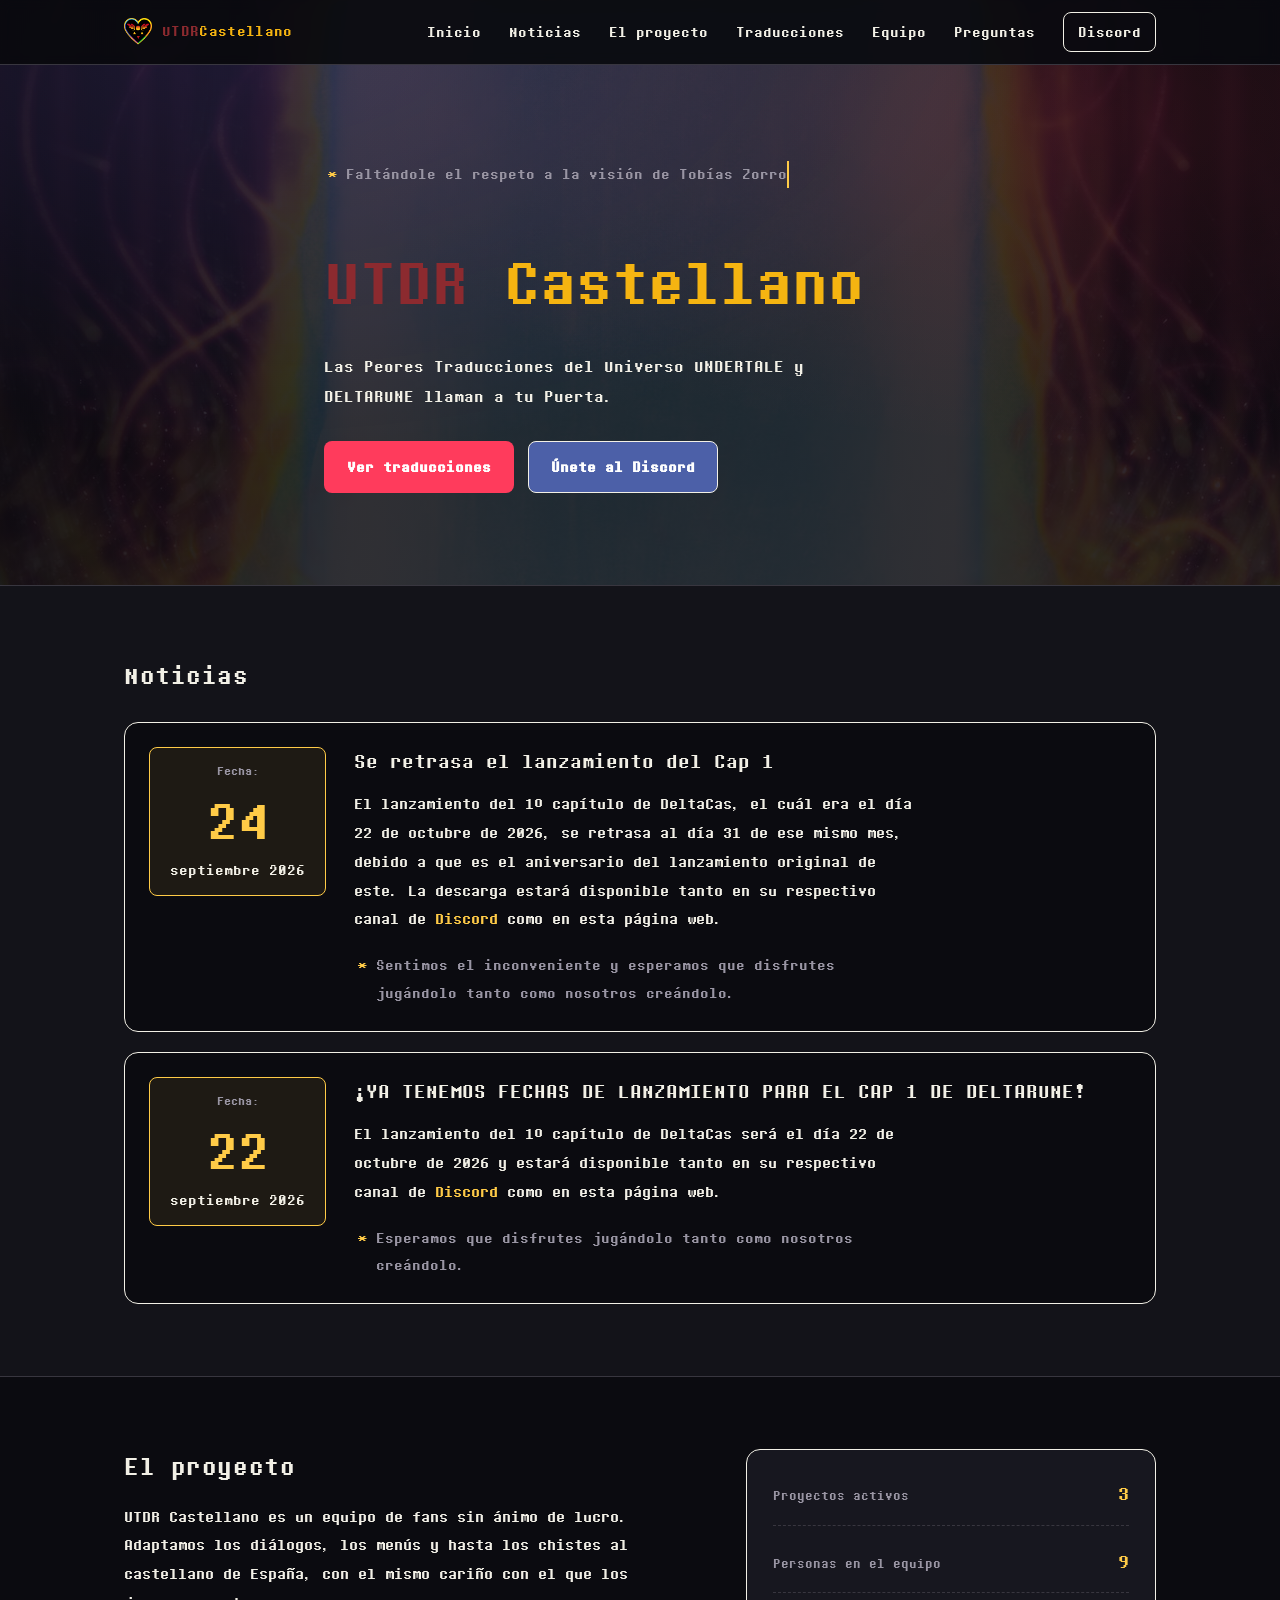
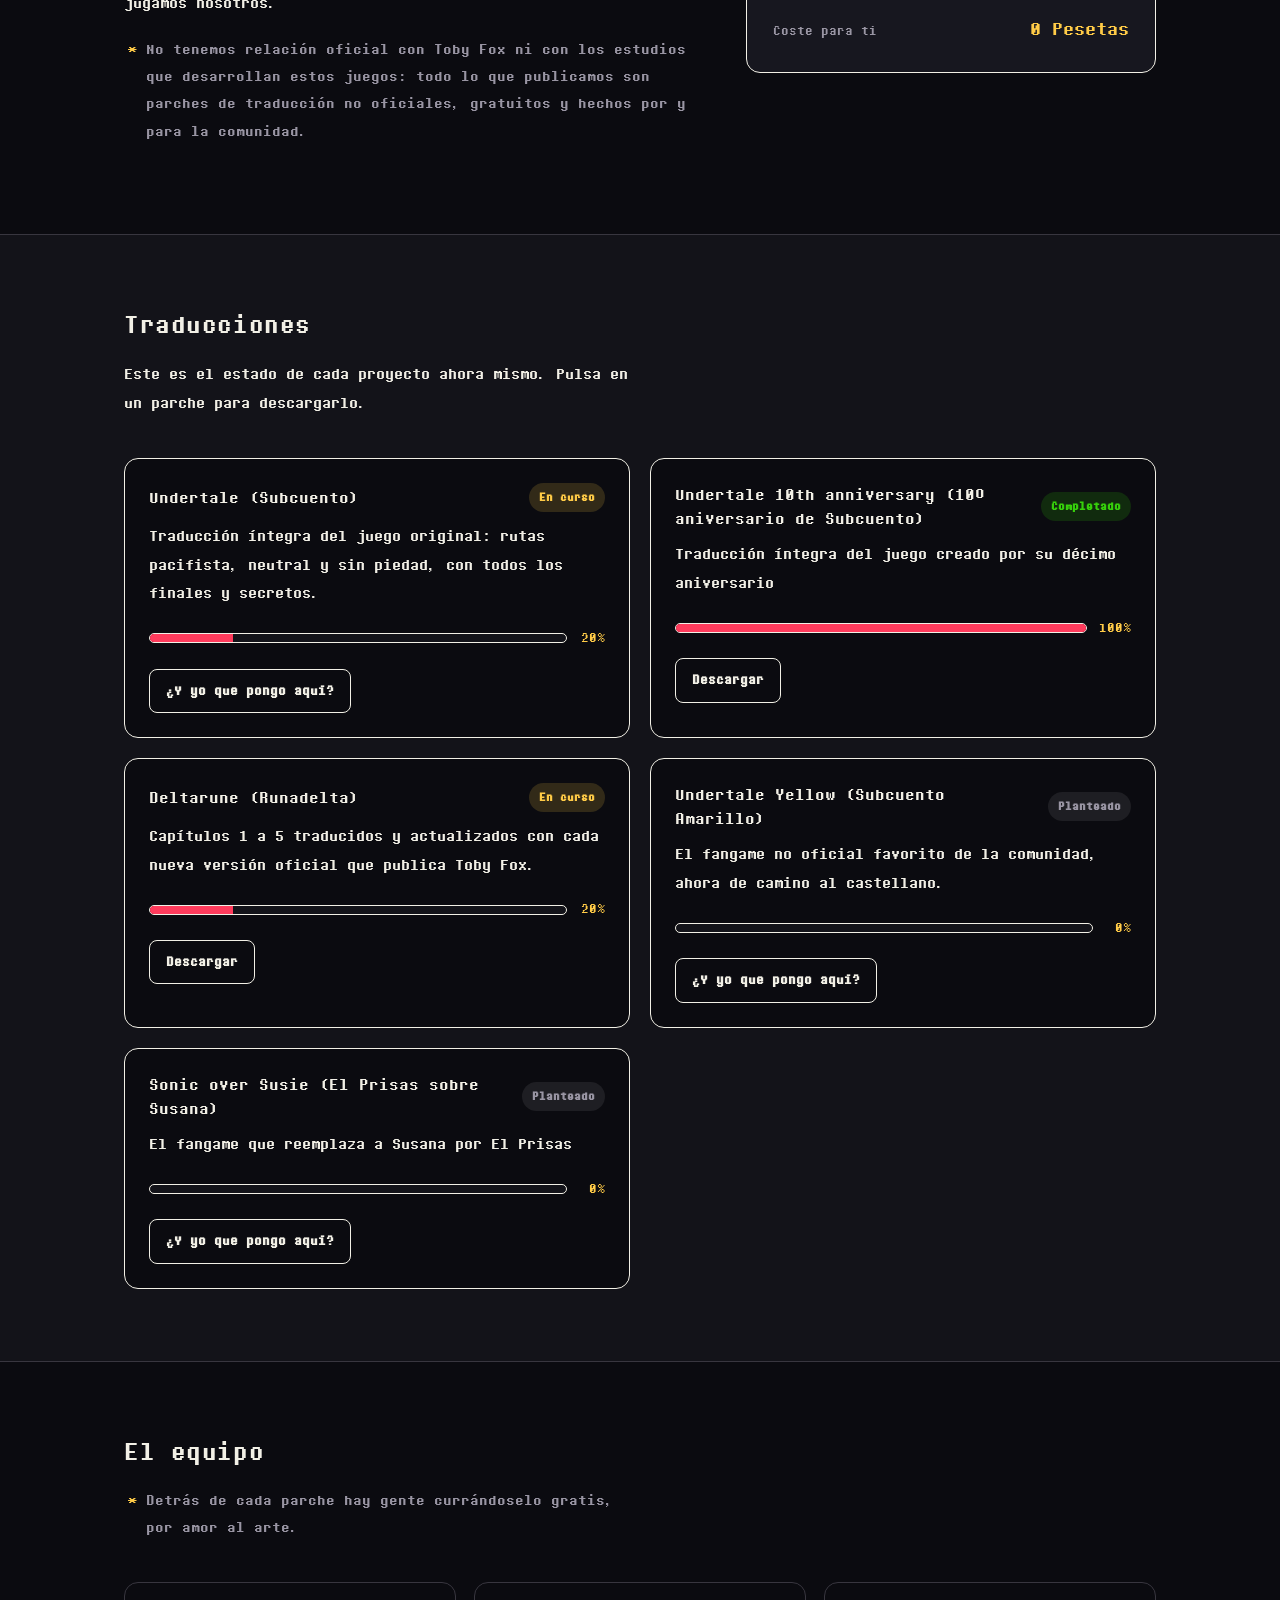
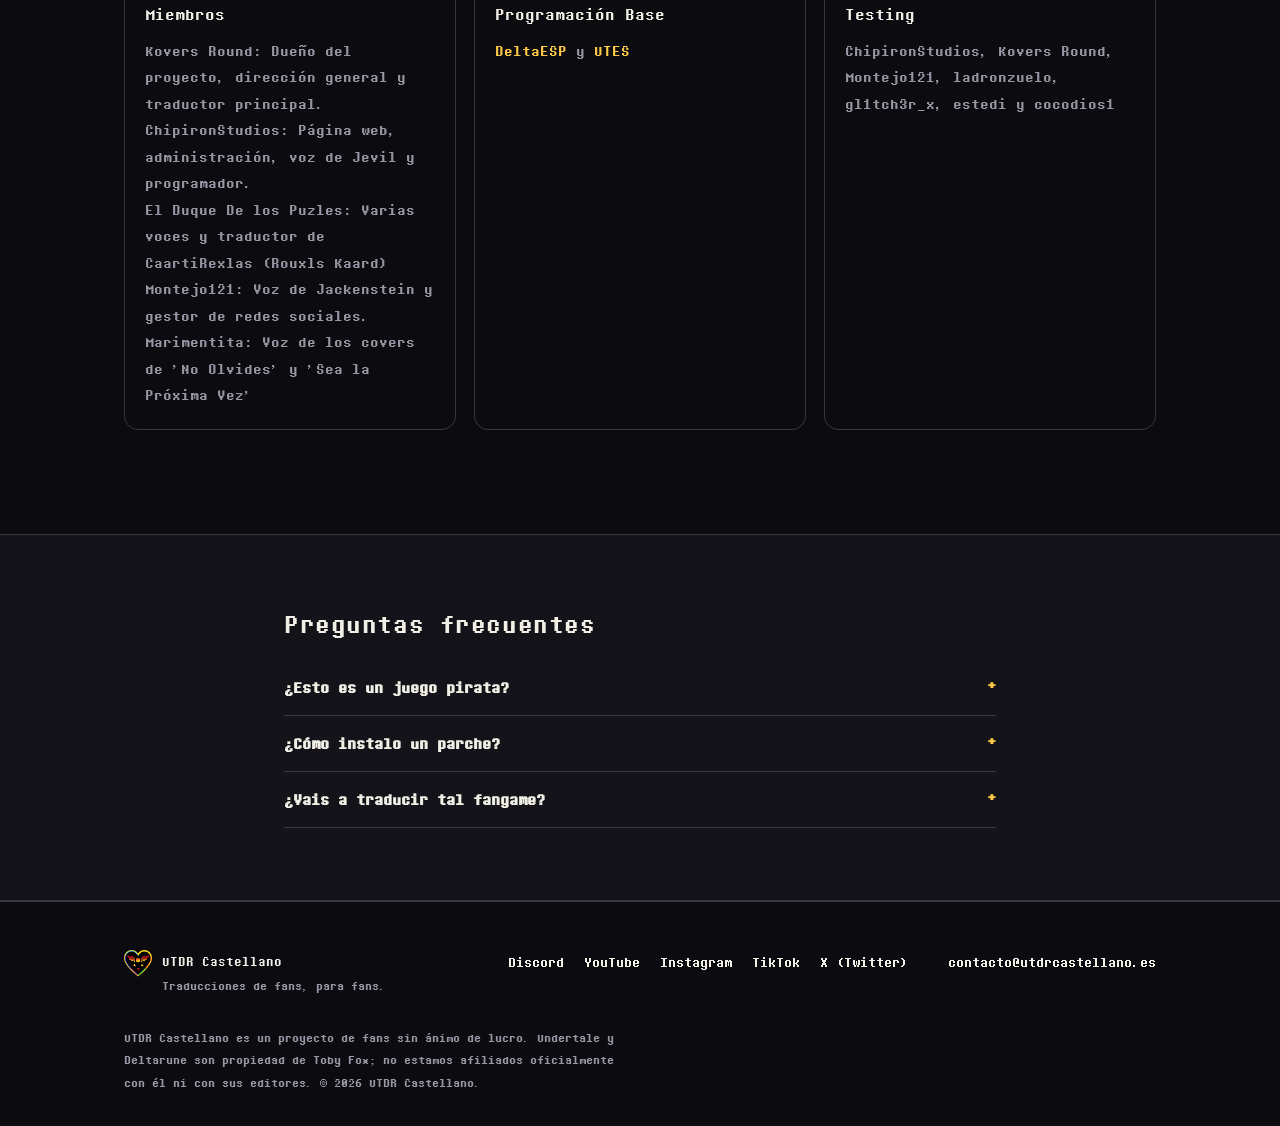
<file: index.html>
<!DOCTYPE html>
<html lang="es">
<head>
<meta charset="UTF-8">
<meta name="viewport" content="width=device-width, initial-scale=1.0">
<title>UTDR Castellano — Undertale y Deltarune en Español De ESPAÑA🇪🇸</title>
<meta name="description" content="Traducciones al castellano de Undertale, Deltarune y otros fangames de Toby Fox, hechas por fans para la comunidad ESPAÑOLA🇪🇸🇪🇸🇪🇸🇪🇸🇪🇸🇪🇸🇪🇸">
<meta name="theme-color" content="#0b0b0f">
<link rel="icon" type="image/png" href="logo.png">
<link rel="preconnect" href="https://fonts.googleapis.com">
<link rel="preconnect" href="https://fonts.gstatic.com" crossorigin>
<link href="https://fonts.googleapis.com/css2?family=Silkscreen:wght@400;700&family=Inter:wght@400;500;600;700&display=swap" rel="stylesheet">
<link rel="stylesheet" href="style.css">
</head>
<body>

<a class="skip-link" href="#contenido">Saltar al contenido</a>

<header class="site-header">
  <div class="wrap header-row">
    <a class="brand" href="#inicio">
      <img class="brand-logo" src="logo.png" alt="" aria-hidden="true">
      <span class="brand-name">UTDR<span class="brand-name-accent">Castellano</span></span>
    </a>

    <button class="nav-toggle" id="navToggle" aria-expanded="false" aria-controls="primaryNav">
      <span></span><span></span><span></span>
      <span class="sr-only">Abrir menú</span>
    </button>

    <nav class="primary-nav" id="primaryNav">
      <a href="#inicio">Inicio</a>
      <a href="#noticias">Noticias</a>
      <a href="#proyecto">El proyecto</a>
      <a href="#traducciones">Traducciones</a>
      <a href="#equipo">Equipo</a>
      <a href="#faq">Preguntas</a>
      <a class="nav-cta" href="https://discord.gg/cE5kUJtp7q" target="_blank" rel="noopener">Discord</a>
    </nav>
  </div>
</header>

<main id="contenido">

  <!-- HERO -->
  <section class="hero" id="inicio">
    <div class="wrap hero-inner">
      <p class="dialogue-line" id="heroEyebrow" aria-hidden="true"></p>
      <h1 class="hero-title">
        UTDR <span>Castellano</span>
      </h1>
      <p class="hero-subtitle">
        Las Peores Traducciones del Universo UNDERTALE y DELTARUNE llaman a tu Puerta.
      </p>
      <div class="hero-actions">
        <a class="btn btn-primary" href="#traducciones">Ver traducciones</a>
        <a class="btn btn-ghost" href="https://discord.gg/cE5kUJtp7q" target="_blank" rel="noopener">Únete al Discord</a>
      </div>
    </div>
  </section>

  <!-- NOTICIAS -->
  <!-- Otra noticia: duplica un <article class="news-card"> entero, ponlo arriba y cambia fecha y textos. -->
  <section class="section section-alt" id="noticias">
    <div class="wrap">
      <h2>Noticias</h2>

      <div class="news-list">
        <article class="news-card">
          <div class="news-date" aria-hidden="true">
            <span class="news-date-label">Fecha:</span>
            <span class="news-date-day">24</span>
            <span class="news-date-month">septiembre 2026</span>
          </div>

          <div class="news-body">
            <h3>Se retrasa el lanzamiento del Cap 1</h3>
            <p>
              El lanzamiento del 1º capítulo de DeltaCas, el cuál era el día
              <time datetime="2026-10-22">22 de octubre de 2026</time>, se retrasa al día <time datetime="2026-10-31">31 de ese mismo mes</time>, debido a que es el aniversario del lanzamiento original de este. La descarga estará disponible tanto en su respectivo canal de
              <a href="https://discord.gg/cE5kUJtp7q" target="_blank" rel="noopener">Discord</a>
              como en esta página web.
            </p>
            <p class="dialogue-line">
              Sentimos el inconveniente y esperamos que disfrutes jugándolo tanto como nosotros creándolo.
            </p>
          </div>
        </article>
        <article class="news-card">
          <div class="news-date" aria-hidden="true">
            <span class="news-date-label">Fecha:</span>
            <span class="news-date-day">22</span>
            <span class="news-date-month">septiembre 2026</span>
          </div>

          <div class="news-body">
            <h3>¡YA TENEMOS FECHAS DE LANZAMIENTO PARA EL CAP 1 DE DELTARUNE!</h3>
            <p>
              El lanzamiento del 1º capítulo de DeltaCas será el día
              <time datetime="2026-10-22">22 de octubre de 2026</time>
              y estará disponible tanto en su respectivo canal de
              <a href="https://discord.gg/cE5kUJtp7q" target="_blank" rel="noopener">Discord</a>
              como en esta página web.
            </p>
            <p class="dialogue-line">
              Esperamos que disfrutes jugándolo tanto como nosotros creándolo.
            </p>
          </div>
        </article>
      </div>
    </div>
  </section>

  <!-- SOBRE EL PROYECTO -->
  <section class="section" id="proyecto">
    <div class="wrap section-grid">
      <div class="section-text">
        <h2>El proyecto</h2>
        <p>
          UTDR Castellano es un equipo de fans sin ánimo de lucro. Adaptamos los
          diálogos, los menús y hasta los chistes al castellano de España, con el
          mismo cariño con el que los jugamos nosotros.
        </p>
        <p class="dialogue-line">
          No tenemos relación oficial con Toby Fox ni con los estudios que
          desarrollan estos juegos: todo lo que publicamos son parches de
          traducción no oficiales, gratuitos y hechos por y para la comunidad.
        </p>
      </div>

      <dl class="stat-box" aria-label="Datos del proyecto">
        <div class="stat">
          <dt>Proyectos activos</dt>
          <dd>3</dd>
        </div>
        <div class="stat">
          <dt>Personas en el equipo</dt>
          <dd>9</dd>
        </div>
        <div class="stat">
          <dt>Coste para ti</dt>
          <dd>0 Pesetas</dd>
        </div>
      </dl>
    </div>
  </section>

  <!-- TRADUCCIONES -->
  <section class="section section-alt" id="traducciones">
    <div class="wrap">
      <h2>Traducciones</h2>
      <p class="section-intro">
        Este es el estado de cada proyecto ahora mismo. Pulsa en un parche
        para descargarlo.
      </p>

      <div class="card-grid">

        <article class="game-card">
          <header class="game-card-head">
            <h3>Undertale (Subcuento)</h3>
            <span class="badge badge-progress">En curso</span>
          </header>
          <p>Traducción íntegra del juego original: rutas pacifista, neutral y sin piedad, con todos los finales y secretos.</p>
          <div class="hp-bar-row">
            <div class="hp-bar" role="img" aria-label="Progreso: 20%">
              <div class="hp-fill" style="width:20%"></div>
            </div>
            <span class="hp-percent" aria-hidden="true">20%</span>
          </div>
          <a class="btn btn-small" href="#">¿Y yo que pongo aquí?</a>
        </article>

        <article class="game-card">
          <header class="game-card-head">
            <h3>Undertale 10th anniversary (10º aniversario de Subcuento)</h3>
            <span class="badge badge-done">Completado</span>
          </header>
          <p>Traducción íntegra del juego creado por su décimo aniversario</p>
          <div class="hp-bar-row">
            <div class="hp-bar" role="img" aria-label="Progreso: 100%">
              <div class="hp-fill" style="width:100%"></div>
            </div>
            <span class="hp-percent" aria-hidden="true">100%</span>
          </div>
          <a class="btn btn-small" href="/descargas/UT10B.zip" download>Descargar</a>
        </article>

        <article class="game-card">
          <header class="game-card-head">
            <h3>Deltarune (Runadelta)</h3>
            <span class="badge badge-progress">En curso</span>
          </header>
          <p>Capítulos 1 a 5 traducidos y actualizados con cada nueva versión oficial que publica Toby Fox.</p>
          <div class="hp-bar-row">
            <div class="hp-bar" role="img" aria-label="Progreso: 20%">
              <div class="hp-fill" style="width:20%"></div>
            </div>
            <span class="hp-percent" aria-hidden="true">20%</span>
          </div>
          <a class="btn btn-small" href="/descargas/DeltaCAS.zip" download>Descargar</a>
        </article>

        <article class="game-card">
          <header class="game-card-head">
            <h3>Undertale Yellow (Subcuento Amarillo)</h3>
            <span class="badge badge-open">Planteado</span>
          </header>
          <p>El fangame no oficial favorito de la comunidad, ahora de camino al castellano.</p>
          <div class="hp-bar-row">
            <div class="hp-bar" role="img" aria-label="Progreso: 0%">
              <div class="hp-fill" style="width:0%"></div>
            </div>
            <span class="hp-percent" aria-hidden="true">0%</span>
          </div>
          <a class="btn btn-small" href="#">¿Y yo que pongo aquí?</a>
        </article>

        <article class="game-card">
          <header class="game-card-head">
            <h3>Sonic over Susie (El Prisas sobre Susana)</h3>
            <span class="badge badge-open">Planteado</span>
          </header>
          <p>El fangame que reemplaza a Susana por El Prisas</p>
          <div class="hp-bar-row">
            <div class="hp-bar" role="img" aria-label="Progreso: 0%">
              <div class="hp-fill" style="width:0%"></div>
            </div>
            <span class="hp-percent" aria-hidden="true">0%</span>
          </div>
          <a class="btn btn-small" href="#">¿Y yo que pongo aquí?</a>
        </article>

      </div>
    </div>
  </section>

  <!-- EQUIPO -->
  <section class="section" id="equipo">
    <div class="wrap">
      <h2>El equipo</h2>
      <p class="dialogue-line section-intro">
        Detrás de cada parche hay gente currándoselo gratis, por amor al arte.
      </p>

      <div class="role-grid">
        <div class="role-card">
          <h3>Miembros</h3>
          <p>
            Kovers Round: Dueño del proyecto, dirección general y traductor principal.
            <br>
            ChipironStudios: Página web, administración, voz de Jevil y programador.
            <br>
            El Duque De los Puzles: Varias voces y traductor de CaartiRexlas (Rouxls Kaard)
            <br>
            Montejo121: Voz de Jackenstein y gestor de redes sociales.
            <br>
            Marimentita: Voz de los covers de 'No Olvides' y 'Sea la Próxima Vez'
          </p>
        </div>
        <div class="role-card">
          <h3>Programación Base</h3>
          <p><a href="https://deltaesp.site">DeltaESP</a> y <a href="https://undertale-spanish.com/">UTES</a></p>
        </div>
        <div class="role-card">
          <h3>Testing</h3>
          <p>ChipironStudios, Kovers Round, Montejo121, ladronzuelo, gl1tch3r_x, estedi y cocodios1</p>
        </div>
      </div>

      </p>
    </div>
  </section>

  <!-- FAQ -->
  <section class="section section-alt" id="faq">
    <div class="wrap wrap-narrow">
      <h2>Preguntas frecuentes</h2>

      <div class="accordion">
        <div class="accordion-item">
          <button class="accordion-trigger" aria-expanded="false">
            ¿Esto es un juego pirata?
          </button>
          <div class="accordion-panel">
            <p>No. Solo distribuimos parches de traducción de textos.
              Necesitas tener el juego original para aplicarlos.</p>
          </div>
        </div>

        <div class="accordion-item">
          <button class="accordion-trigger" aria-expanded="false">
            ¿Cómo instalo un parche?
          </button>
          <div class="accordion-panel">
            <p>Cada descarga incluye un tutorial de texto paso a
              paso. Si tienes dudas, pregunta en el Discord.</p>
          </div>
        </div>

        <div class="accordion-item">
          <button class="accordion-trigger" aria-expanded="false">
            ¿Vais a traducir tal fangame?
          </button>
          <div class="accordion-panel">
            <p>Depende de la demanda y de si contamos con permiso del
              autor. Puedes proponerlo en el servidor de Discord.</p>
          </div>
        </div>
      </div>
    </div>
  </section>

</main>

<footer class="site-footer">
  <div class="wrap footer-row">
    <div class="footer-brand">
      <img class="brand-logo" src="logo.png" alt="" aria-hidden="true">
      <p>UTDR Castellano<br><span>Traducciones de fans, para fans.</span></p>
    </div>

    <div class="footer-links">
      <a href="https://discord.gg/cE5kUJtp7q" target="_blank" rel="noopener">Discord</a>
      <a href="https://www.youtube.com/@UtdrCas_tradus" target="_blank" rel="noopener">YouTube</a>
      <a href="https://www.instagram.com/utdr_cas/" target="_blank" rel="noopener">Instagram</a>
      <a href="https://www.tiktok.com/@utdr_cas" target="_blank" rel="noopener">TikTok</a>
      <a href="https://x.com/utdr_cas" target="_blank" rel="noopener">X (Twitter)</a>
      <br>
      <a href="mailto:contacto@utdrcastellano.es" target="_blank" rel="noopener">contacto@utdrcastellano.es</a>
    </div>
  </div>
  <div class="wrap">
    <p class="footer-disclaimer">
      UTDR Castellano es un proyecto de fans sin ánimo de lucro. Undertale y
      Deltarune son propiedad de Toby Fox; no estamos afiliados oficialmente
      con él ni con sus editores. © 2026 UTDR Castellano.
    </p>
  </div>
</footer>

<script src="script.js"></script>
</body>
</html>
</file>
<file: style.css>
/* ---------------------------------------------------
   UTDR Castellano — tokens
--------------------------------------------------- */
@font-face {
  font-family: 'UTFont';
  src: url('utfont.ttf') format('truetype');
  font-size: 20px;
}

:root {
  --bg: #0b0b10;
  --bg-panel: #131319;
  --bg-panel-2: #17171f;
  --fg: #f2f0e6;
  --muted: #9995a3;
  --border: #f2f0e6;
  --border-dim: #38363f;

  --soul: #ff3b5c;
  --dark-world: #8c6dff;
  --gold: #ffcb47;

  --radius: 14px;
  --radius-sm: 8px;

  --font-display: "UTFont", "Silkscreen", monospace;
  --font-body: "UTFont", "Inter", system-ui, sans-serif;

  --max-width: 1080px;
}

* { box-sizing: border-box; }

html {
  scroll-behavior: smooth;
  font-size: 18px;
  overflow-x: hidden;
}

@media (prefers-reduced-motion: reduce) {
  html { scroll-behavior: auto; }
  * { animation-duration: 0.001ms !important; animation-iteration-count: 1 !important; transition-duration: 0.001ms !important; }
}

body {
  margin: 0;
  color: var(--fg);
  font-family: var(--font-body);
  line-height: 1.6;
  -webkit-font-smoothing: antialiased;
  overflow-x: hidden;
  background-color: var(--bg);
  background-image:
    linear-gradient(rgba(11, 11, 16, 0.85), rgba(11, 11, 16, 0.85)),
    url('wallpaper.jpg');
  background-size: cover;
  background-position: center top;
  background-repeat: no-repeat;
  background-attachment: fixed;
}

h1, h2, h3 {
  font-family: var(--font-display);
  line-height: 1.25;
  font-weight: 400;
  margin: 0 0 0.6em;
}

h2 { font-size: 1.6rem; letter-spacing: 0.02em; }
h3 { font-size: 1.05rem; }

p { margin: 0 0 1em; color: var(--fg); }

a {
  color: var(--gold);
  text-decoration: none;
}
a:hover { text-decoration: underline; }

:focus-visible {
  outline: 2px solid var(--gold);
  outline-offset: 3px;
}

.sr-only {
  position: absolute;
  width: 1px; height: 1px;
  overflow: hidden;
  clip: rect(0 0 0 0);
  white-space: nowrap;
}

.skip-link {
  position: absolute;
  left: -999px;
  top: 0;
  background: var(--gold);
  color: #111;
  padding: 10px 16px;
  z-index: 100;
  border-radius: 0 0 var(--radius-sm) 0;
}
.skip-link:focus {
  left: 0;
}

.wrap {
  max-width: var(--max-width);
  margin: 0 auto;
  padding: 0 24px;
}

.wrap-narrow {
  max-width: 760px;
}

/* ---------------------------------------------------
   Header
--------------------------------------------------- */
.site-header {
  position: sticky;
  top: 0;
  z-index: 20;
  background: rgba(11, 11, 16, 0.9);
  backdrop-filter: blur(6px);
  border-bottom: 1px solid var(--border-dim);
}

.header-row {
  display: flex;
  align-items: center;
  justify-content: space-between;
  height: 64px;
}

.brand {
  display: flex;
  align-items: center;
  gap: 10px;
  color: var(--fg);
}
.brand:hover { text-decoration: none; }

.brand-logo {
  width: 28px;
  height: 28px;
  object-fit: contain;
  flex-shrink: 0;
}

.brand-name {
  font-family: var(--font-display);
  font-size: 0.95rem;
  letter-spacing: 0.02em;
  color: #8c2a2f;
}
.brand-name-accent { color: #f5b411; }

.primary-nav {
  display: flex;
  align-items: center;
  gap: 28px;
}
.primary-nav a {
  color: var(--fg);
  font-size: 0.92rem;
}
.primary-nav a:hover { color: var(--gold); text-decoration: none; }

.nav-cta {
  border: 1px solid var(--border);
  border-radius: var(--radius-sm);
  padding: 6px 14px;
  color: var(--fg) !important;
}
.nav-cta:hover { border-color: var(--gold); color: var(--gold) !important; }

.nav-toggle {
  display: none;
  flex-direction: column;
  justify-content: center;
  gap: 5px;
  width: 40px;
  height: 40px;
  background: transparent;
  border: 1px solid var(--border-dim);
  border-radius: var(--radius-sm);
  cursor: pointer;
}
.nav-toggle span {
  display: block;
  width: 18px;
  height: 2px;
  margin: 0 auto;
  background: var(--fg);
}

/* ---------------------------------------------------
   Hero
--------------------------------------------------- */
.hero {
  padding: 96px 0 72px;
  border-bottom: 1px solid var(--border-dim);
  background:
    radial-gradient(ellipse at 20% -10%, rgba(140, 109, 255, 0.16), transparent 55%),
    radial-gradient(ellipse at 85% 10%, rgba(255, 59, 92, 0.12), transparent 50%);
}

.hero-inner {
  text-align: left;
  max-width: 680px;
}

.dialogue-line {
  position: relative;
  padding-left: 22px;
  color: var(--muted);
  font-size: 0.95rem;
}
.dialogue-line::before {
  content: "*";
  position: absolute;
  left: 4px;
  color: var(--gold);
}

#heroEyebrow {
  display: inline-block;
  max-width: 100%;
  min-height: 1.4em;
  white-space: nowrap;
  overflow: hidden;
  border-right: 2px solid var(--gold);
  width: 0;
  animation: caret-blink 0.8s step-end infinite;
}

@keyframes caret-blink {
  50% { border-color: transparent; }
}

.hero-title {
  font-size: clamp(2.4rem, 6vw, 4rem);
  margin: 0.3em 0 0.35em;
  color: #8c2a2f;
}
.hero-title span { color: #f5b411; }

.hero-subtitle {
  color: var(--fg);
  font-size: 1.05rem;
  max-width: 54ch;
}

.hero-actions {
  display: flex;
  flex-wrap: wrap;
  gap: 14px;
  margin: 28px 0 20px;
}

.hero-continue {
  color: var(--muted);
  font-size: 0.8rem;
  margin-top: 20px;
}

/* ---------------------------------------------------
   Buttons
--------------------------------------------------- */
.btn {
  display: inline-block;
  font-family: var(--font-body);
  font-weight: 600;
  font-size: 0.92rem;
  padding: 12px 22px;
  border-radius: var(--radius-sm);
  border: 1px solid transparent;
  transition: transform 0.15s ease, border-color 0.15s ease, background 0.15s ease;
}
.btn:hover { text-decoration: none; }

.btn-primary {
  background: var(--soul);
  color: #fff;
}
.btn-primary:hover { transform: translateY(-2px); }

.btn-ghost {
  border-color: var(--border);
  background: rgb(76, 96, 168);
  color: #fff
}
.btn-ghost:hover { border-color: var(--gold); color: var(--gold); }

.btn-small {
  padding: 9px 16px;
  font-size: 0.85rem;
  border: 1px solid var(--border);
  color: var(--fg);
}
.btn-small:hover { border-color: var(--gold); color: var(--gold); }

/* ---------------------------------------------------
   Sections
--------------------------------------------------- */
.section {
  padding: 72px 0;
}
.section-alt {
  background: var(--bg-panel);
  border-top: 1px solid var(--border-dim);
  border-bottom: 1px solid var(--border-dim);
}

.section-intro {
  max-width: 56ch;
  margin-bottom: 40px;
}

.section-grid {
  display: grid;
  grid-template-columns: 1.4fr 1fr;
  gap: 48px;
  align-items: start;
}

.stat-box {
  display: grid;
  gap: 18px;
  border: 1px solid var(--border);
  border-radius: var(--radius);
  padding: 26px;
  margin: 0;
  background: var(--bg-panel-2);
}
.stat {
  display: flex;
  justify-content: space-between;
  align-items: baseline;
  border-bottom: 1px dashed var(--border-dim);
  padding-bottom: 14px;
}
.stat:last-child { border-bottom: none; padding-bottom: 0; }
.stat dt { color: var(--muted); font-size: 0.85rem; }
.stat dd {
  margin: 0;
  font-family: var(--font-display);
  font-size: 1.2rem;
  color: var(--gold);
}

/* ---------------------------------------------------
   News
--------------------------------------------------- */
/* Evita la línea doble entre el hero y la primera sección alterna */
.hero + .section-alt { border-top: none; }

.news-list {
  display: grid;
  gap: 20px;
  margin-top: 28px;
}

.news-card {
  display: grid;
  grid-template-columns: auto 1fr;
  align-items: start;
  gap: 28px;
  border: 1px solid var(--border);
  border-radius: var(--radius);
  padding: 24px;
  background: var(--bg);
}

.news-date {
  display: flex;
  flex-direction: column;
  align-items: center;
  min-width: 164px;
  padding: 16px 20px;
  border: 1px solid var(--gold);
  border-radius: var(--radius-sm);
  background: rgba(255, 203, 71, 0.08);
  font-family: var(--font-display);
  text-align: center;
  line-height: 1;
}
.news-date-label {
  color: var(--muted);
  font-size: 0.8rem;
  margin-bottom: 12px;
}
.news-date-day {
  color: var(--gold);
  font-size: 3.4rem;
}
.news-date-month {
  color: var(--fg);
  font-size: 0.95rem;
  margin-top: 10px;
}

.news-body { min-width: 0; }
.news-body h3 { font-size: 1.3rem; }
.news-body p { max-width: 62ch; }
.news-body p:last-child { margin-bottom: 0; }

/* ---------------------------------------------------
   Game cards
--------------------------------------------------- */
.card-grid {
  display: grid;
  grid-template-columns: repeat(2, 1fr);
  gap: 20px;
}

.game-card {
  border: 1px solid var(--border);
  border-radius: var(--radius);
  padding: 24px;
  background: var(--bg);
  transition: border-color 0.15s ease, transform 0.15s ease;
}
.game-card:hover {
  border-color: var(--gold);
  transform: translateY(-3px);
}

.game-card-head {
  display: flex;
  align-items: center;
  justify-content: space-between;
  gap: 12px;
  margin-bottom: 10px;
}
.game-card-head h3 { margin: 0; }

.badge {
  font-family: var(--font-body);
  font-size: 0.72rem;
  font-weight: 600;
  padding: 4px 10px;
  border-radius: 999px;
  white-space: nowrap;
}
.badge-done { background: rgba(54, 208, 11, 0.16); color: rgb(54, 208, 11); }
.badge-progress { background: rgba(255, 203, 71, 0.16); color: var(--gold); }
.badge-open { background: rgba(255, 255, 255, 0.08); color: var(--muted); }

.hp-bar-row {
  display: flex;
  align-items: center;
  gap: 12px;
  margin: 14px 0 18px;
}
.hp-bar {
  flex: 1;
  min-width: 0;
  height: 10px;
  border: 1px solid var(--border);
  border-radius: 999px;
  overflow: hidden;
  background: var(--bg-panel);
}
.hp-fill {
  height: 100%;
  background: var(--soul);
}
.hp-bar-muted .hp-fill { background: var(--muted); }

.hp-percent {
  flex-shrink: 0;
  min-width: 3.2ch;
  font-family: var(--font-display);
  font-size: 0.85rem;
  color: var(--gold);
  text-align: right;
}

/* ---------------------------------------------------
   Team
--------------------------------------------------- */
.role-grid {
  display: grid;
  grid-template-columns: repeat(3, 1fr);
  gap: 18px;
  margin-bottom: 32px;
}
.role-card {
  border: 1px solid var(--border-dim);
  border-radius: var(--radius);
  padding: 20px;
}
.role-card p { margin: 0; color: var(--muted); font-size: 0.92rem; }

.team-cta { color: var(--muted); }

/* ---------------------------------------------------
   FAQ accordion
--------------------------------------------------- */
.accordion-item {
  border-bottom: 1px solid var(--border-dim);
}
.accordion-trigger {
  width: 100%;
  text-align: left;
  background: none;
  border: none;
  color: var(--fg);
  font-family: var(--font-body);
  font-size: 1rem;
  font-weight: 600;
  padding: 18px 28px 18px 0;
  position: relative;
  cursor: pointer;
}
.accordion-trigger::after {
  content: "+";
  position: absolute;
  right: 0;
  top: 16px;
  font-family: var(--font-display);
  color: var(--gold);
  transition: transform 0.15s ease;
}
.accordion-trigger[aria-expanded="true"]::after {
  transform: rotate(45deg);
}

.accordion-panel {
  max-height: 0;
  overflow: hidden;
  transition: max-height 0.2s ease;
}
.accordion-panel p {
  color: var(--muted);
  padding-bottom: 18px;
  margin: 0;
}

/* ---------------------------------------------------
   Footer
--------------------------------------------------- */
.site-footer {
  padding: 48px 0 32px;
  border-top: 1px solid var(--border-dim);
}
.footer-row {
  display: flex;
  justify-content: space-between;
  align-items: flex-start;
  gap: 24px;
  margin-bottom: 28px;
}
.footer-brand {
  display: flex;
  align-items: flex-start;
  gap: 10px;
}
.footer-brand p {
  margin: 0;
  font-family: var(--font-display);
  font-size: 0.85rem;
}
.footer-brand span {
  font-family: var(--font-body);
  color: var(--muted);
  font-size: 0.78rem;
}
.footer-links {
  display: flex;
  gap: 20px;
  flex-wrap: wrap;
}
.footer-links a { color: var(--fg); font-size: 0.88rem; }
.footer-links a:hover { color: var(--gold); }

.footer-disclaimer {
  color: var(--muted);
  font-size: 0.78rem;
  max-width: 70ch;
  margin: 0;
}

/* ---------------------------------------------------
   Responsive
--------------------------------------------------- */
/* Con 7 enlaces, el menú de escritorio necesita ~980px para no apretarse:
   por debajo de eso se usa el menú desplegable. */
@media (max-width: 980px) {
  .nav-toggle { display: flex; }
  .primary-nav {
    position: absolute;
    top: 64px;
    left: 0;
    right: 0;
    flex-direction: column;
    align-items: flex-start;
    gap: 0;
    background: var(--bg-panel);
    border-bottom: 1px solid var(--border-dim);
    max-height: 0;
    overflow: hidden;
    transition: max-height 0.2s ease;
  }
  .primary-nav.is-open { max-height: 440px; }
  .primary-nav a {
    width: 100%;
    padding: 14px 24px;
    border-bottom: 1px solid var(--border-dim);
  }
  .nav-cta { border: none; margin: 0; }
}

@media (max-width: 860px) {
  .section-grid { grid-template-columns: 1fr; }
  .card-grid { grid-template-columns: 1fr; }
  .role-grid { grid-template-columns: repeat(2, 1fr); }
}

@media (max-width: 640px) {
  body { background-attachment: scroll; }

  #heroEyebrow { font-size: 0.68rem; }

  .news-card {
    grid-template-columns: 1fr;
    gap: 18px;
    padding: 20px;
  }
  .news-date {
    flex-direction: row;
    align-items: baseline;
    justify-self: start;
    gap: 12px;
    min-width: 0;
    padding: 12px 16px;
  }
  .news-date-label,
  .news-date-month { margin: 0; }
  .news-date-day { font-size: 2rem; }
  .news-body h3 { font-size: 1.1rem; }

  .role-grid { grid-template-columns: 1fr; }
  .hero { padding: 64px 0 48px; }
}

/* Movimiento discreto, inspirado en los cuadros de diálogo del juego. */
@keyframes block-enter {
  from { opacity: 0; transform: translateY(16px); }
  to { opacity: 1; transform: translateY(0); }
}

@keyframes hp-enter {
  from { transform: scaleX(0); }
  to { transform: scaleX(1); }
}

@media (prefers-reduced-motion: no-preference) {
  .hero-title, .hero-subtitle, .hero-actions {
    animation: block-enter 0.6s ease-out both;
  }
  .hero-subtitle { animation-delay: 0.1s; }
  .hero-actions { animation-delay: 0.2s; }

  .has-entered { animation: block-enter 0.55s ease-out; }
  .has-entered .hp-fill {
    transform-origin: left;
    animation: hp-enter 0.8s ease-out both;
  }
}

.news-card, .game-card, .role-card, .stat-box {
  transition: transform 0.22s ease, border-color 0.22s ease, box-shadow 0.22s ease;
}

@media (hover: hover) {
  .news-card:hover, .game-card:hover, .role-card:hover, .stat-box:hover {
    transform: translateY(-3px);
    border-color: var(--gold);
    box-shadow: 0 8px 24px rgba(0, 0, 0, 0.25);
  }
  .btn:hover { transform: translateY(-2px); }
  .brand:hover .brand-logo { transform: rotate(-8deg) scale(1.08); }
}

.btn:active { transform: translateY(1px); }
.brand-logo { transition: transform 0.22s ease; }
.primary-nav a, .footer-links a, .accordion-trigger {
  transition: color 0.2s ease, border-color 0.2s ease;
}
.accordion-trigger:hover { color: var(--gold); }
.nav-toggle span:not(.sr-only) { transition: transform 0.2s ease, opacity 0.2s ease; }
.nav-toggle[aria-expanded="true"] span:nth-child(1) { transform: translateY(7px) rotate(45deg); }
.nav-toggle[aria-expanded="true"] span:nth-child(2) { opacity: 0; }
.nav-toggle[aria-expanded="true"] span:nth-child(3) { transform: translateY(-7px) rotate(-45deg); }

@media (prefers-reduced-motion: reduce) {
  .news-card:hover, .game-card:hover, .role-card:hover, .stat-box:hover,
  .btn:hover, .btn:active, .brand:hover .brand-logo { transform: none; }
}
</file>
